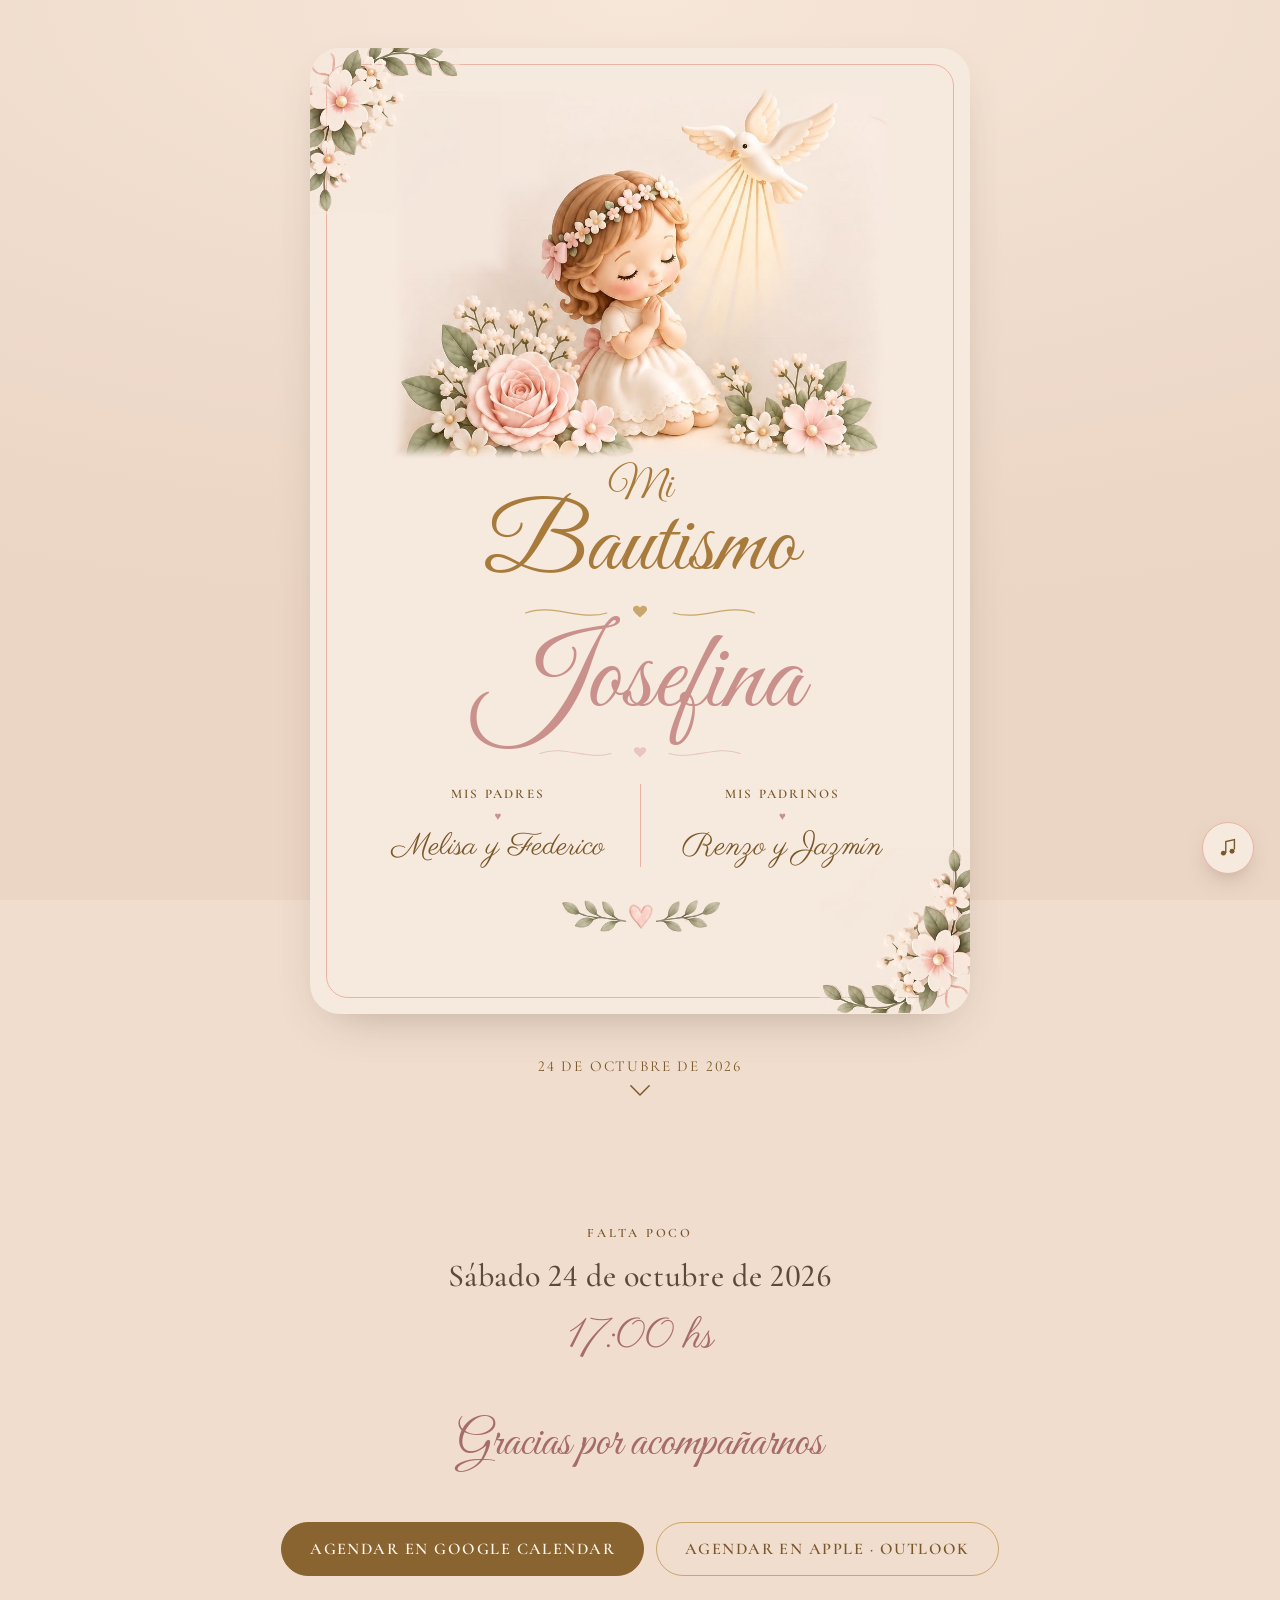
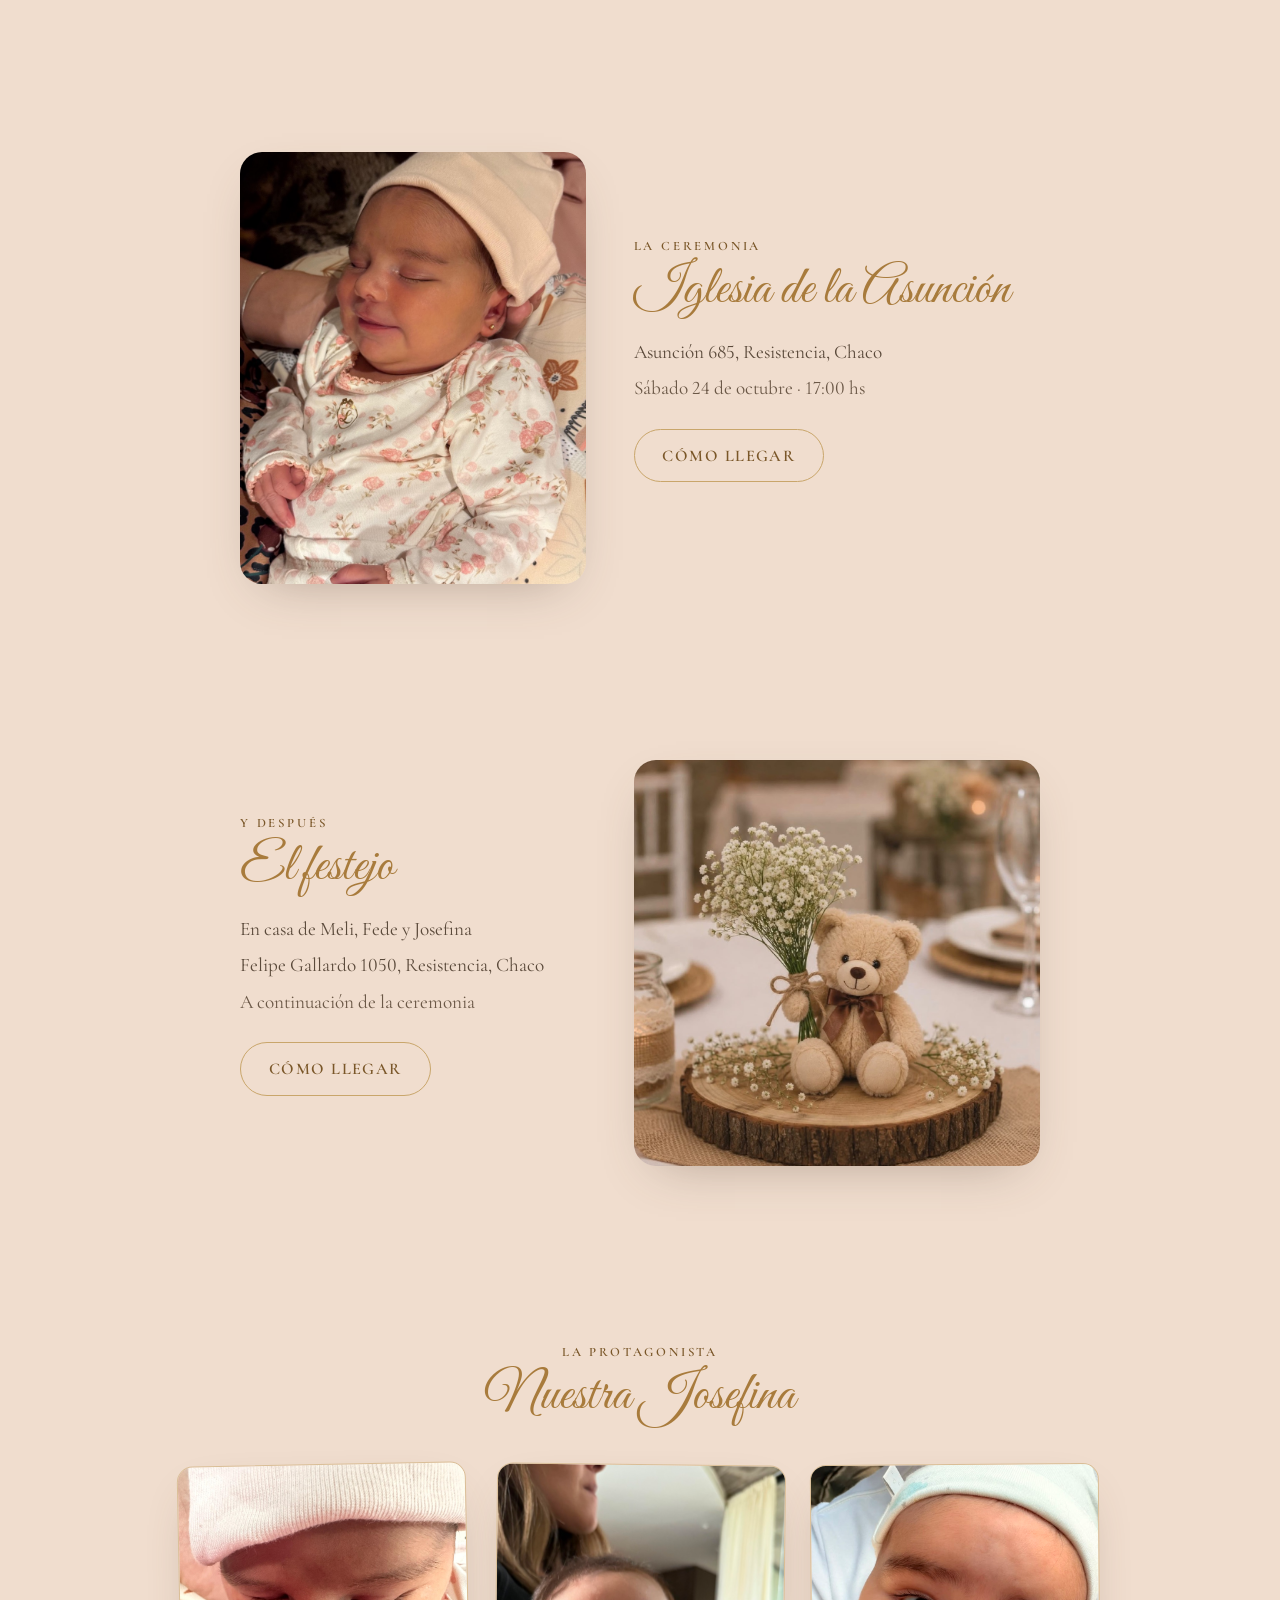
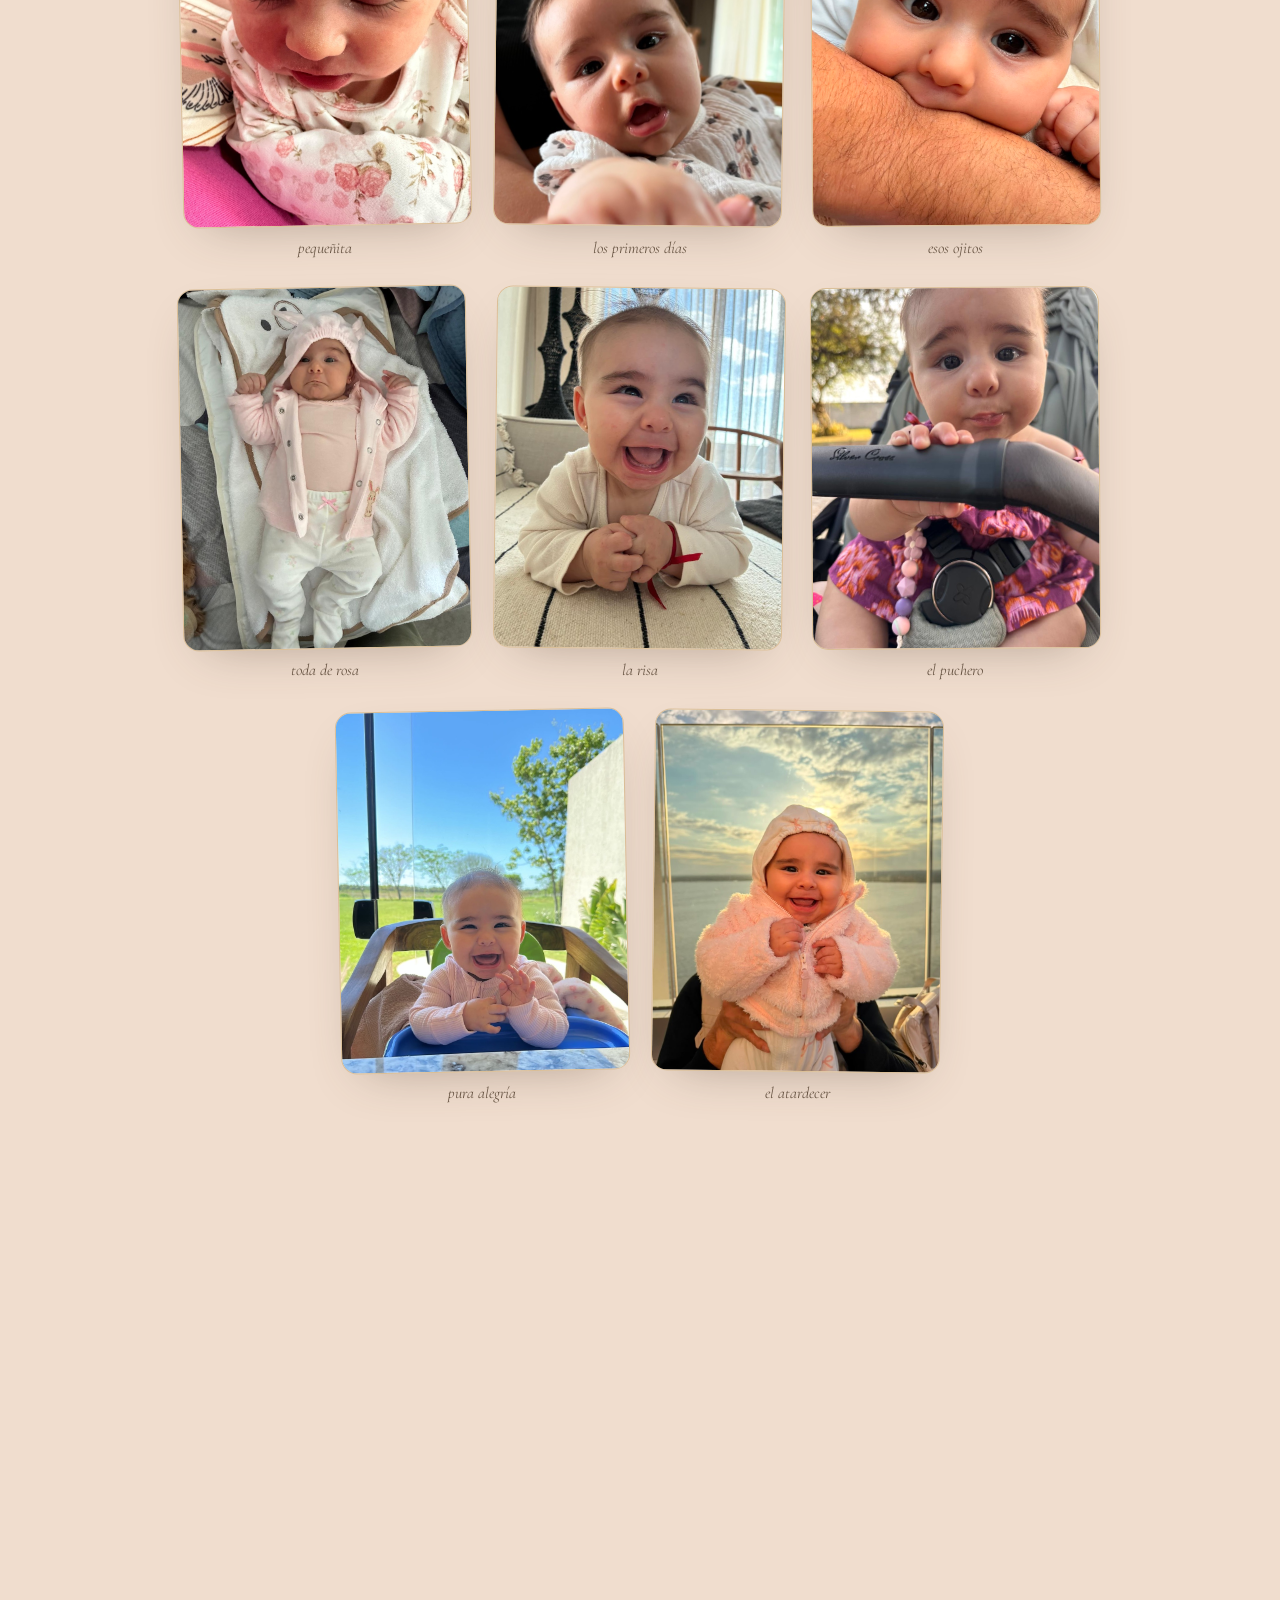
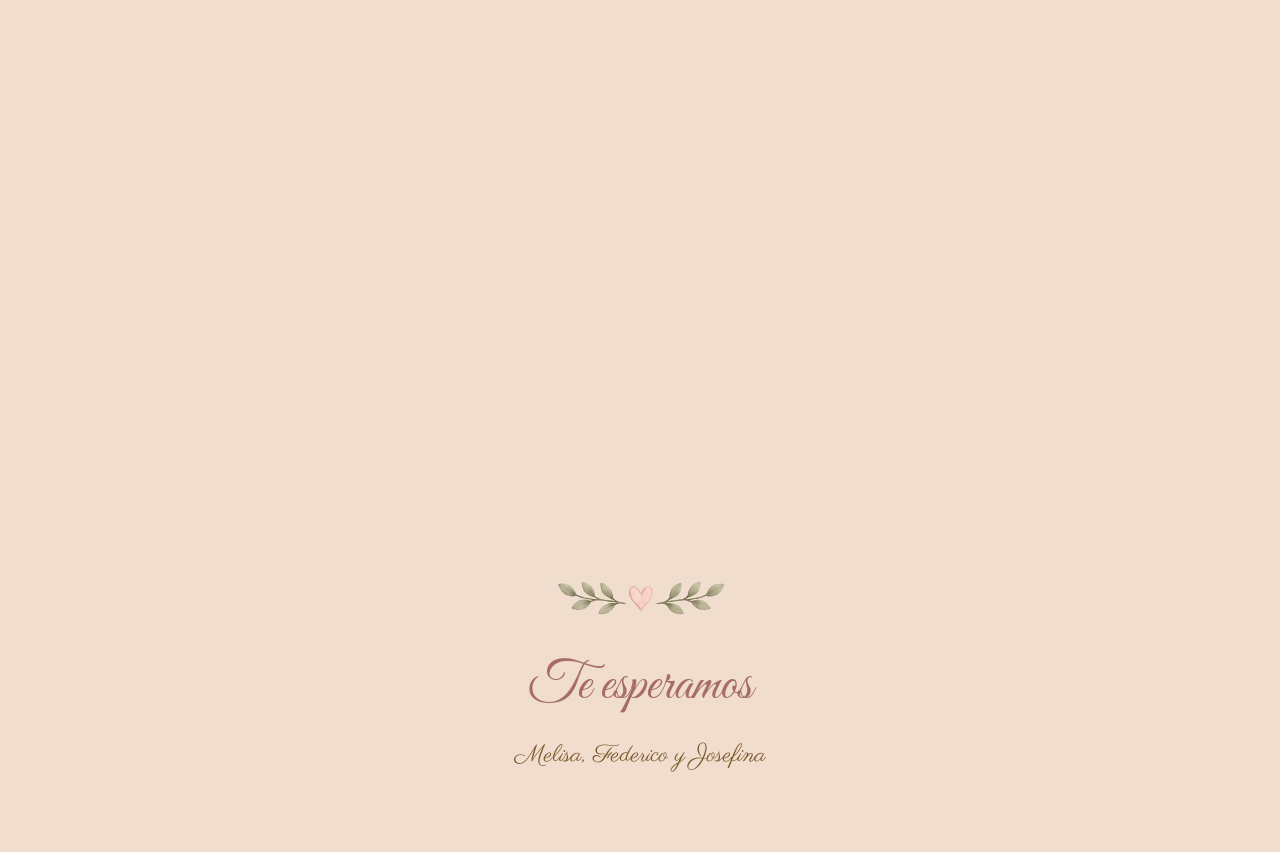
<file: index.html>
<!doctype html>
<html lang="es">
<head>
<meta charset="utf-8">
<meta name="viewport" content="width=device-width, initial-scale=1, viewport-fit=cover">
<title>Bautismo de Josefina · 24 de octubre de 2026</title>

<meta name="description" content="Melisa y Federico te invitan al bautismo de Josefina. Sábado 24 de octubre de 2026, 17 hs, Iglesia de la Asunción, Resistencia.">
<meta name="robots" content="noindex, nofollow">
<meta name="theme-color" content="#F1DFD0">

<meta property="og:type" content="website">
<meta property="og:title" content="Bautismo de Josefina">
<meta property="og:description" content="Sábado 24 de octubre de 2026 · 17 hs · Iglesia de la Asunción, Resistencia">
<meta property="og:url" content="https://zeleandro.github.io/josefina/">
<meta property="og:image" content="https://zeleandro.github.io/josefina/assets/og.jpg">
<meta property="og:image:width" content="1200">
<meta property="og:image:height" content="630">
<meta property="og:locale" content="es_AR">
<meta name="twitter:card" content="summary_large_image">

<link rel="icon" href="data:image/svg+xml,%3Csvg xmlns='http://www.w3.org/2000/svg' viewBox='0 0 32 32'%3E%3Crect width='32' height='32' rx='7' fill='%23F8EADD'/%3E%3Cpath d='M16 26C7 20 4 15.6 4 12.2 4 8.8 6.6 6 10 6c2.4 0 4.6 1.4 6 3.6C17.4 7.4 19.6 6 22 6c3.4 0 6 2.8 6 6.2 0 3.4-3 7.8-12 13.8z' fill='%23C9908C'/%3E%3C/svg%3E">

<link rel="preconnect" href="https://fonts.googleapis.com">
<link rel="preconnect" href="https://fonts.gstatic.com" crossorigin>
<link rel="stylesheet" href="https://fonts.googleapis.com/css2?family=Cormorant+Garamond:ital,wght@0,300;0,400;0,500;0,600;1,400&family=Great+Vibes&family=Parisienne&display=swap">
<link rel="preload" as="image" href="assets/ilustracion.jpg">
<link rel="stylesheet" href="css/estilos.css">
</head>

<body>

<!-- ══════════════ PORTADA ══════════════ -->
<header class="portada">
  <div class="papel">
    <img class="esquina esquina--si" src="assets/esquina.png" alt="" width="280" height="310">
    <img class="esquina esquina--id" src="assets/esquina.png" alt="" width="280" height="310">

    <div class="papel__contenido">
      <img class="ilustracion" src="assets/ilustracion.jpg"
           alt="Ilustración de una nena rezando, con una paloma y flores"
           width="950" height="710" fetchpriority="high">

      <p class="mi">Mi</p>
      <h1 class="titulo">Bautismo</h1>

      <svg class="filete" viewBox="0 0 260 26" aria-hidden="true" focusable="false">
        <path d="M6 13c30-11 58 9 88 0" />
        <path d="M254 13c-30-11-58 9-88 0" />
        <path class="filete__corazon" d="M130 7.2c-2.2-3.3-7.6-2.2-7.6 1.6 0 3.6 5 6 7.6 9.2 2.6-3.2 7.6-5.6 7.6-9.2 0-3.8-5.4-4.9-7.6-1.6z" />
      </svg>

      <p class="nombre">Josefina</p>

      <svg class="filete filete--rosa" viewBox="0 0 260 26" aria-hidden="true" focusable="false">
        <path d="M6 13c30-11 58 9 88 0" />
        <path d="M254 13c-30-11-58 9-88 0" />
        <path class="filete__corazon" d="M130 7.2c-2.2-3.3-7.6-2.2-7.6 1.6 0 3.6 5 6 7.6 9.2 2.6-3.2 7.6-5.6 7.6-9.2 0-3.8-5.4-4.9-7.6-1.6z" />
      </svg>

      <div class="personas">
        <div class="persona">
          <p class="persona__rol">Mis padres</p>
          <p class="persona__corazon" aria-hidden="true">♥</p>
          <p class="persona__nombres">Melisa y Federico</p>
        </div>
        <div class="persona">
          <p class="persona__rol">Mis padrinos</p>
          <p class="persona__corazon" aria-hidden="true">♥</p>
          <p class="persona__nombres">Renzo y Jazmín</p>
        </div>
      </div>

      <img class="guirnalda" src="assets/guirnalda.png" alt="" width="350" height="92">
    </div>
  </div>

  <a class="bajar" href="#cuando">
    <span>24 de octubre de 2026</span>
    <svg viewBox="0 0 24 14" aria-hidden="true" focusable="false"><path d="M2 2l10 10L22 2"/></svg>
  </a>
</header>

<main>

<!-- ══════════════ CUENTA REGRESIVA ══════════════ -->
<section class="seccion cuando" id="cuando">
  <div class="revelar">
    <p class="antetitulo">Falta poco</p>
    <p class="fecha-grande">Sábado 24 de octubre de 2026</p>
    <p class="fecha-hora">17:00 hs</p>

    <div class="cuenta" id="cuenta">
      <div class="cuenta__u"><span class="cuenta__n" id="c-dias">—</span><span class="cuenta__e">días</span></div>
      <div class="cuenta__u"><span class="cuenta__n" id="c-horas">—</span><span class="cuenta__e">horas</span></div>
      <div class="cuenta__u"><span class="cuenta__n" id="c-min">—</span><span class="cuenta__e">minutos</span></div>
      <div class="cuenta__u"><span class="cuenta__n" id="c-seg">—</span><span class="cuenta__e">segundos</span></div>
    </div>
    <p class="cuenta__mensaje" id="cuenta-mensaje" hidden></p>

    <div class="botones">
      <a class="boton boton--principal" id="btn-google" href="#" target="_blank" rel="noopener">
        Agendar en Google Calendar
      </a>
      <a class="boton" href="bautismo-josefina.ics" download>
        Agendar en Apple · Outlook
      </a>
    </div>
  </div>
</section>

<!-- ══════════════ CEREMONIA ══════════════ -->
<section class="seccion lugar revelar" id="ceremonia">
  <div class="lugar__foto">
    <img src="assets/fotos/recien-nacida.jpg" alt="Josefina recién nacida, dormida y sonriendo, con un enterito de flores" width="900" height="1200" loading="lazy">
  </div>
  <div class="lugar__datos">
    <p class="antetitulo">La ceremonia</p>
    <h2 class="titulo-seccion">Iglesia de la Asunción</h2>
    <p class="dato" data-dato="iglesia.direccion">—</p>
    <p class="dato dato--suave">Sábado 24 de octubre · 17:00 hs</p>
    <p><a class="boton" data-link="iglesia.maps" href="#" target="_blank" rel="noopener">Cómo llegar</a></p>
  </div>
</section>

<!-- ══════════════ FESTEJO ══════════════ -->
<section class="seccion lugar lugar--invertido revelar" id="festejo">
  <div class="lugar__foto">
    <img src="assets/fotos/mesa.jpg" alt="Centro de mesa con un osito, paniculata y un tronco de madera" width="1200" height="1141" loading="lazy">
  </div>
  <div class="lugar__datos">
    <p class="antetitulo">Y después</p>
    <h2 class="titulo-seccion">El festejo</h2>
    <p class="dato">En casa de Meli, Fede y Josefina</p>
    <p class="dato" data-dato="festejo.direccion">—</p>
    <p class="dato dato--suave" data-dato="festejo.hora">—</p>
    <p><a class="boton" data-link="festejo.maps" href="#" target="_blank" rel="noopener">Cómo llegar</a></p>
  </div>
</section>

<!-- ══════════════ GALERÍA ══════════════ -->
<section class="seccion galeria-seccion revelar" id="galeria">
  <p class="antetitulo">La protagonista</p>
  <h2 class="titulo-seccion titulo-seccion--centro">Nuestra Josefina</h2>
  <div class="galeria">
    <figure class="foto"><img src="assets/fotos/pequenita.jpg" alt="Primerísimo plano de Josefina recién nacida, dormida, con un gorrito rosa" width="900" height="1200" loading="lazy"><figcaption>pequeñita</figcaption></figure>
    <figure class="foto" style="--enfoque: 6%"><img src="assets/fotos/primeros-dias.jpg" alt="Josefina bebé en brazos de su mamá, agarrándole un dedo" width="675" height="1200" loading="lazy"><figcaption>los primeros días</figcaption></figure>
    <figure class="foto"><img src="assets/fotos/ojitos.jpg" alt="Primer plano de Josefina bebé con los ojos bien abiertos" width="900" height="1200" loading="lazy"><figcaption>esos ojitos</figcaption></figure>
    <figure class="foto"><img src="assets/fotos/bebe.jpg" alt="Josefina bebé estirando los brazos, vestida de rosa" width="900" height="1200" loading="lazy"><figcaption>toda de rosa</figcaption></figure>
    <figure class="foto"><img src="assets/fotos/felicidad.jpg" alt="Josefina riéndose a carcajadas, boca abajo sobre una manta" width="900" height="1200" loading="lazy"><figcaption>la risa</figcaption></figure>
    <figure class="foto"><img src="assets/fotos/puchero.jpg" alt="Josefina en el cochecito haciendo un puchero" width="900" height="1200" loading="lazy"><figcaption>el puchero</figcaption></figure>
    <figure class="foto"><img src="assets/fotos/alegria.jpg" alt="Josefina riéndose en la silla alta, con el cielo y el campo de fondo" width="935" height="1200" loading="lazy"><figcaption>pura alegría</figcaption></figure>
    <figure class="foto"><img src="assets/fotos/sunset.jpg" alt="Josefina sonriendo con un atardecer sobre el río de fondo" width="900" height="1200" loading="lazy"><figcaption>el atardecer</figcaption></figure>
  </div>
</section>

<!-- ══════════════ ÁLBUM COMPARTIDO ══════════════ -->
<section class="seccion album revelar" id="album" data-requiere="album">
  <div class="album__texto">
    <p class="antetitulo">Entre todos</p>
    <h2 class="titulo-seccion">Sumá tus fotos del día</h2>
    <p class="parrafo">
      Ese día vamos a tener cien miradas distintas del mismo momento.
      Subí las tuyas al álbum compartido y que no se pierda ninguna.
    </p>
    <p><a class="boton boton--principal" data-link="album" href="#" target="_blank" rel="noopener">Abrir el álbum</a></p>
  </div>
  <div class="album__qr">
    <div class="qr" id="qr" aria-hidden="true"></div>
    <p class="qr__pie">o escaneá el código</p>
  </div>
</section>

<!-- ══════════════ CONFIRMACIÓN ══════════════ -->
<section class="seccion confirmar revelar" id="confirmar" data-requiere="formulario">
  <p class="antetitulo">Nos ayudás un montón</p>
  <h2 class="titulo-seccion titulo-seccion--centro">Confirmá tu asistencia</h2>
  <p class="parrafo parrafo--centro">
    Contanos si venís y cuántos son, así preparamos todo con tiempo.
    Te lleva menos de un minuto.
  </p>
  <p><a class="boton boton--principal" data-link="formulario" href="#" target="_blank" rel="noopener">Confirmar asistencia</a></p>
</section>

</main>

<!-- ══════════════ CIERRE ══════════════ -->
<footer class="cierre">
  <img class="guirnalda" src="assets/guirnalda.png" alt="" width="350" height="92" loading="lazy">
  <p class="cierre__texto">Te esperamos</p>
  <p class="cierre__nombre">Melisa, Federico y Josefina</p>
</footer>

<!-- Visor de fotos -->
<div class="visor" id="visor" hidden>
  <button class="visor__cerrar" id="visor-cerrar" aria-label="Cerrar">&times;</button>
  <button class="visor__nav visor__nav--prev" id="visor-prev" aria-label="Anterior">&#8249;</button>
  <img class="visor__img" id="visor-img" alt="">
  <button class="visor__nav visor__nav--next" id="visor-next" aria-label="Siguiente">&#8250;</button>
</div>

<!-- Música. Nunca arranca sola: los navegadores bloquean el audio automático
     y nadie quiere que una invitación le grite desde el bolsillo.
     Con preload="none" el archivo no se descarga hasta que alguien toca play. -->
<audio id="musica" loop preload="none">
  <source src="assets/audio/traumerei.m4a" type="audio/mp4">
  <source src="assets/audio/traumerei.mp3" type="audio/mpeg">
</audio>
<button class="musica" id="musica-btn" type="button" aria-pressed="false" aria-label="Poner música">
  <svg viewBox="0 0 24 24" aria-hidden="true" focusable="false">
    <path d="M9.6 17V4.9l9.4-2v10.2" />
    <circle cx="7" cy="17.6" r="2.7" />
    <circle cx="16.4" cy="15.6" r="2.7" />
  </svg>
</button>

<script src="js/qrcode.js"></script>
<script src="js/datos.js"></script>
<script src="js/invitacion.js"></script>
</body>
</html>
</file>
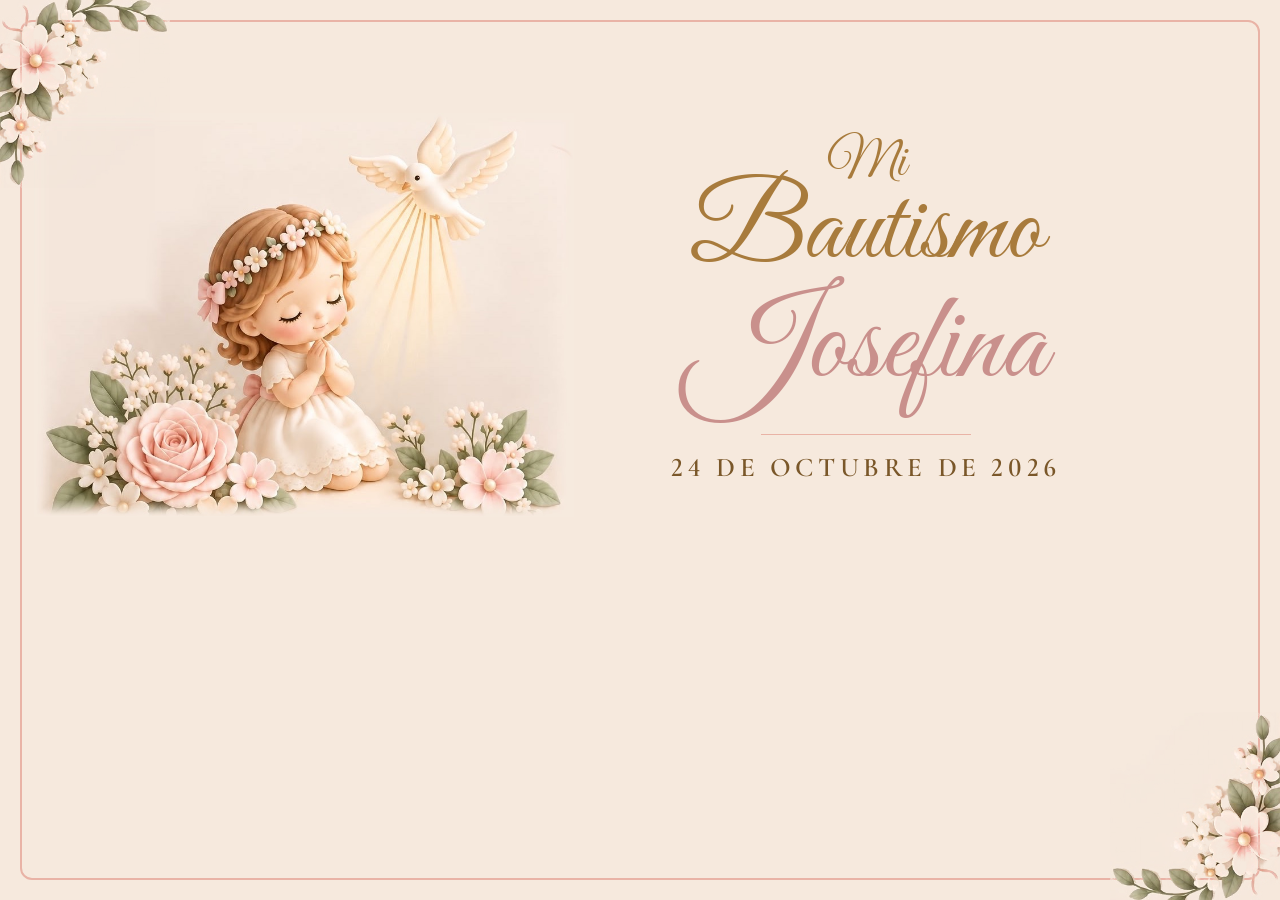
<file: herramientas/og.html>
<!doctype html><meta charset="utf-8">
<link rel="preconnect" href="https://fonts.gstatic.com" crossorigin>
<link rel="stylesheet" href="https://fonts.googleapis.com/css2?family=Cormorant+Garamond:wght@400;600&family=Great+Vibes&display=swap">
<style>
  *{box-sizing:border-box;margin:0}
  body{width:1200px;height:630px;background:#F6E9DD;font-family:'Cormorant Garamond',Georgia,serif;color:#5B4A3B;overflow:hidden}
  .marco{position:absolute;inset:20px;border:2px solid #E9B3A6;border-radius:12px}
  .fila{display:flex;align-items:center;height:100%;padding:0 58px 0 34px;gap:16px}
  .ilus{width:540px;flex:none}
  .ilus img{width:100%;display:block}
  .texto{flex:1;text-align:center;padding-bottom:8px}
  .mi{font-family:'Great Vibes',cursive;font-size:52px;line-height:1;color:#A87B3C}
  .t{font-family:'Great Vibes',cursive;font-size:108px;line-height:.95;color:#A87B3C;margin-top:-8px}
  .n{font-family:'Great Vibes',cursive;font-size:124px;line-height:.95;color:#C9908C;margin-top:6px}
  .regla{width:210px;height:1px;background:#E9B3A6;margin:26px auto 16px}
  .fecha{font-variant-numeric:lining-nums;font-size:27px;font-weight:600;letter-spacing:.17em;text-transform:uppercase;color:#7A5729}
  .esq{position:absolute;width:170px}
  .esq.a{top:0;left:0}.esq.b{bottom:0;right:0;transform:scale(-1)}
</style>
<div class="marco"></div>
<img class="esq a" src="../assets/esquina.png"><img class="esq b" src="../assets/esquina.png">
<div class="fila">
  <div class="ilus"><img src="../assets/ilustracion.jpg"></div>
  <div class="texto">
    <div class="mi">Mi</div>
    <div class="t">Bautismo</div>
    <div class="n">Josefina</div>
    <div class="regla"></div>
    <div class="fecha">24 de octubre de 2026</div>
  </div>
</div>
</file>
<file: css/estilos.css>
/* ══════════════════════════════════════════════════════════════
   Bautismo de Josefina — 24 de octubre de 2026
   Paleta y proporciones tomadas de la tarjeta original.
   ══════════════════════════════════════════════════════════════ */

:root {
  /* Colores muestreados pixel a pixel de tarjeta.jpg */
  --crema:      #F6E9DD;   /* el papel de la tarjeta */
  --fondo:      #F0DDCE;   /* la página, un tono más profundo que el papel */
  --fondo-2:    #EBD5C4;
  --dorado:     #A87B3C;
  --dorado-cl:  #C9A66B;
  --dorado-os:  #7A5729;   /* dorado legible para texto chico */
  --dorado-bt:  #8A6430;   /* fondo del boton principal */
  --rosa:       #C9908C;
  --rosa-os:    #A66C68;   /* rosa legible para texto informativo */
  --rosa-marco: #E9B3A6;   /* el filete de la tarjeta, antes dorado */
  --rosa-cl:    #E7C6BF;
  --rosa-pal:   #F7E6DF;
  --salvia:     #7E8C6A;
  --tinta:      #5B4A3B;
  --tinta-cl:   #6B5847;

  --serif:  'Cormorant Garamond', 'Iowan Old Style', Georgia, 'Times New Roman', serif;
  --script: 'Great Vibes', 'Snell Roundhand', 'Apple Chancery', cursive;
  --mano:   'Parisienne', 'Snell Roundhand', 'Apple Chancery', cursive;

  --sombra: 0 18px 50px -24px rgba(91, 74, 59, .45);
}

*, *::before, *::after { box-sizing: border-box; }

html { scroll-behavior: smooth; }

body {
  margin: 0;
  padding: env(safe-area-inset-top, 0) 0 env(safe-area-inset-bottom, 0);
  background: var(--fondo);
  background-image: radial-gradient(120% 70% at 50% 0%, #F7E7D9 0%, var(--fondo) 45%, var(--fondo-2) 100%);
  background-attachment: fixed;
  color: var(--tinta);
  font-family: var(--serif);
  font-size: 17px;
  line-height: 1.6;
  /* Cormorant trae cifras elzevirianas por defecto: lindas en un parrafo,
     confusas en una fecha y en un contador. */
  font-variant-numeric: lining-nums;
  -webkit-font-smoothing: antialiased;
  overflow-x: hidden;
}

img { max-width: 100%; height: auto; display: block; }
[hidden] { display: none !important; }

/* ────────────── PORTADA ────────────── */

.portada {
  padding: clamp(18px, 4vw, 48px) clamp(14px, 4vw, 32px) clamp(10px, 3vw, 28px);
  display: flex;
  flex-direction: column;
  align-items: center;
}

.papel {
  position: relative;
  width: 100%;
  max-width: 660px;
  background: var(--crema);
  border-radius: clamp(18px, 4vw, 30px);
  box-shadow: var(--sombra);
  overflow: hidden;
  isolation: isolate;
}

/* El filete rosa de la tarjeta: uno solo, no dos */
.papel::before {
  content: '';
  position: absolute;
  inset: clamp(9px, 2.2vw, 16px);
  pointer-events: none;
  border: 1.5px solid var(--rosa-marco);
  border-radius: clamp(12px, 3vw, 22px);
  z-index: 1;
}

.papel__contenido {
  position: relative;
  z-index: 2;
  padding: clamp(22px, 5vw, 38px) clamp(20px, 5vw, 46px) clamp(46px, 10vw, 72px);
  text-align: center;
}

/* Las flores de las cuatro esquinas, espejadas desde un solo archivo */
.esquina {
  position: absolute;
  width: clamp(88px, 22vw, 150px);
  height: auto;
  z-index: 3;
  pointer-events: none;
  user-select: none;
}
.esquina--si { top: 0; left: 0; }
.esquina--id { bottom: 0; right: 0; transform: scale(-1); }

/* La ilustración conserva el crema del original: los bordes se
   disuelven contra el papel con una máscara en vez de cortarse. */
.ilustracion {
  width: min(100%, 500px);
  margin: 0 auto clamp(2px, 1vw, 8px);
}

.mi {
  margin: 0 0 clamp(-10px, -1.6vw, -4px);
  font-family: var(--script);
  font-weight: 400;
  font-size: clamp(1.7rem, 7vw, 2.6rem);
  line-height: 1;
  color: var(--dorado);
}

.titulo {
  font-family: var(--script);
  font-weight: 400;
  color: var(--dorado);
  font-size: clamp(3.5rem, 15.5vw, 6rem);
  line-height: .92;
  margin: clamp(-2px, .4vw, 4px) 0 0;
}

.nombre {
  font-family: var(--script);
  font-weight: 400;
  color: var(--rosa);
  font-size: clamp(3.9rem, 18vw, 7rem);
  line-height: .95;
  margin: clamp(-6px, -1vw, 0px) 0 0;
}

/* Filete: dos volutas y un corazón, dibujados en SVG */
.filete {
  display: block;
  width: min(72%, 240px);
  height: auto;
  margin: clamp(2px, 1.2vw, 9px) auto;
  color: var(--dorado-cl);
  fill: none;
  stroke: currentColor;
  stroke-width: 1.3;
  stroke-linecap: round;
}
.filete--rosa { color: var(--rosa-cl); width: min(62%, 210px); }
.filete__corazon { fill: currentColor; stroke: none; }

.personas {
  display: grid;
  grid-template-columns: 1fr 1fr;
  align-items: start;
  margin-top: clamp(10px, 3vw, 20px);
}
.persona { min-width: 0; padding: 0 clamp(4px, 2vw, 16px); }
.persona + .persona {
  border-left: 1px solid var(--rosa-marco);
}

.persona__rol {
  margin: 0;
  font-size: clamp(.68rem, 2.6vw, .82rem);
  font-weight: 600;
  letter-spacing: .17em;
  text-transform: uppercase;
  color: var(--dorado-os);
}
.persona__corazon {
  margin: .15em 0;
  font-size: .72rem;
  color: var(--rosa);
}
.persona__nombres {
  margin: 0;
  font-family: var(--mano);
  font-size: clamp(1.15rem, 4.9vw, 1.95rem);
  line-height: 1.3;
  overflow-wrap: break-word;
  color: var(--dorado-os);
}

.guirnalda {
  width: clamp(120px, 34%, 190px);
  margin: clamp(14px, 3.5vw, 24px) auto 0;
  opacity: .92;
}

/* Invitación a seguir bajando */
.bajar {
  display: inline-flex;
  flex-direction: column;
  align-items: center;
  gap: 6px;
  margin-top: clamp(18px, 4vw, 30px);
  padding: 10px 18px;
  text-decoration: none;
  color: var(--dorado-os);
  font-size: .95rem;
  letter-spacing: .12em;
  text-transform: uppercase;
  border-radius: 999px;
}
.bajar svg { width: 22px; fill: none; stroke: currentColor; stroke-width: 1.6; stroke-linecap: round; stroke-linejoin: round; animation: flota 2.6s ease-in-out infinite; }
@keyframes flota { 0%, 100% { transform: translateY(0); } 50% { transform: translateY(4px); } }

/* ────────────── ESTRUCTURA DE SECCIONES ────────────── */

.seccion {
  max-width: 880px;
  margin: 0 auto;
  padding: clamp(46px, 11vw, 88px) clamp(20px, 6vw, 40px);
}

.antetitulo {
  margin: 0 0 .5em;
  font-size: clamp(.7rem, 2.8vw, .8rem);
  font-weight: 600;
  letter-spacing: .22em;
  text-transform: uppercase;
  color: var(--dorado-os);
}

.titulo-seccion {
  margin: 0 0 .35em;
  font-family: var(--script);
  font-weight: 400;
  font-size: clamp(2rem, 8vw, 3.3rem);
  line-height: 1.05;
  color: var(--dorado);
}
.titulo-seccion--centro { text-align: center; }

.parrafo {
  margin: 0 0 1.4em;
  font-size: clamp(1.02rem, 3.6vw, 1.15rem);
  color: var(--tinta);
  max-width: 46ch;
}
.parrafo--centro { margin-inline: auto; text-align: center; }

.dato { margin: 0 0 .3em; font-size: clamp(1.05rem, 3.8vw, 1.2rem); }
.dato--suave { color: var(--tinta-cl); margin-bottom: 1.3em; }

/* ────────────── BOTONES ────────────── */

.boton {
  display: inline-block;
  padding: .78em 1.7em;
  border: 1px solid var(--dorado-cl);
  border-radius: 999px;
  background: transparent;
  color: var(--dorado-os);
  font-family: var(--serif);
  font-size: clamp(.95rem, 3.4vw, 1.02rem);
  font-weight: 600;
  letter-spacing: .09em;
  text-transform: uppercase;
  text-decoration: none;
  transition: background-color .25s ease, color .25s ease, transform .25s ease;
}
.boton:hover,
.boton:focus-visible { background: var(--dorado-bt); border-color: var(--dorado-bt); color: #FFF7EE; transform: translateY(-1px); }

.boton--principal { background: var(--dorado-bt); border-color: var(--dorado-bt); color: #FFF7EE; }
.boton--principal:hover,
.boton--principal:focus-visible { background: #6E4E24; border-color: #6E4E24; }

:focus-visible { outline: 2px solid var(--dorado); outline-offset: 3px; }

.botones { display: flex; flex-wrap: wrap; gap: 12px; justify-content: center; margin-top: clamp(26px, 6vw, 40px); }

/* ────────────── CUENTA REGRESIVA ────────────── */

.cuando { text-align: center; }

.fecha-grande {
  margin: 0;
  font-size: clamp(1.35rem, 5.6vw, 2rem);
  font-weight: 500;
  letter-spacing: .02em;
}
.fecha-hora {
  margin: .1em 0 0;
  font-family: var(--mano);
  font-size: clamp(1.8rem, 7vw, 2.6rem);
  color: var(--rosa-os);
}

.cuenta {
  display: grid;
  grid-template-columns: repeat(4, 1fr);
  gap: clamp(8px, 2.4vw, 16px);
  margin-top: clamp(24px, 6vw, 38px);
}
.cuenta__u {
  background: var(--crema);
  border: 1px solid rgba(201, 166, 107, .5);
  border-radius: clamp(12px, 3vw, 18px);
  padding: clamp(12px, 3.2vw, 20px) 4px clamp(9px, 2.4vw, 14px);
  box-shadow: 0 10px 26px -20px rgba(91, 74, 59, .6);
}
.cuenta__n {
  display: block;
  font-size: clamp(1.9rem, 9vw, 3.1rem);
  font-weight: 300;
  line-height: 1;
  color: var(--dorado);
  font-variant-numeric: lining-nums tabular-nums;
}
.cuenta__e {
  display: block;
  margin-top: .45em;
  font-size: clamp(.62rem, 2.5vw, .76rem);
  letter-spacing: .14em;
  text-transform: uppercase;
  color: var(--tinta-cl);
}
.cuenta__mensaje {
  margin: clamp(22px, 6vw, 34px) 0 0;
  font-family: var(--script);
  font-size: clamp(2rem, 8vw, 3rem);
  color: var(--rosa-os);
}

/* ────────────── CEREMONIA / FESTEJO ────────────── */

.lugar {
  display: grid;
  grid-template-columns: minmax(0, .85fr) minmax(0, 1fr);
  gap: clamp(22px, 6vw, 48px);
  align-items: center;
}
.lugar--invertido .lugar__foto { order: 2; }

.lugar__foto img {
  width: 100%;
  aspect-ratio: 4 / 5;
  object-fit: cover;
  object-position: 50% 32%;
  border-radius: clamp(14px, 4vw, 22px);
  box-shadow: var(--sombra);
}
.lugar--invertido .lugar__foto img { aspect-ratio: 1 / 1; }

@media (max-width: 640px) {
  .lugar { grid-template-columns: 1fr; }
  .lugar--invertido .lugar__foto { order: 0; }
  .lugar__foto img { aspect-ratio: 3 / 2; }
  .lugar--invertido .lugar__foto img { aspect-ratio: 3 / 2; }
}

/* ────────────── GALERÍA ────────────── */

.galeria-seccion { max-width: 1000px; text-align: center; }

/* Flex y no grid: así la última fila se centra sola cuando las fotos no
   llenan una fila entera, y la galería aguanta cualquier cantidad. */
.galeria {
  --hueco: clamp(14px, 3.4vw, 26px);
  display: flex;
  flex-wrap: wrap;
  justify-content: center;
  gap: var(--hueco);
  margin-top: clamp(26px, 6vw, 40px);
}
.foto { flex: 0 1 calc((100% - var(--hueco)) / 2); }
@media (min-width: 760px) {
  .foto { flex: 0 1 calc((100% - var(--hueco) * 2) / 3); }
}

.foto { margin: 0; min-width: 0; }
.foto img {
  width: 100%;
  aspect-ratio: 4 / 5;
  object-fit: cover;
  /* Las fotos muy verticales se recortan al medio y dejan la cara afuera:
     --enfoque corre el recorte hacia arriba en las que lo necesitan. */
  object-position: 50% var(--enfoque, 50%);
  border-radius: clamp(10px, 2.4vw, 16px);
  border: 1px solid rgba(201, 166, 107, .55);
  box-shadow: var(--sombra);
  cursor: zoom-in;
  transition: transform .35s ease;
}
.foto img:hover { transform: translateY(-4px) scale(1.012); }
.foto figcaption {
  margin-top: .6em;
  text-align: center;
  font-style: italic;
  font-size: clamp(.9rem, 3.2vw, 1rem);
  color: var(--tinta-cl);
}
/* Las fotos se apoyan apenas giradas, como sobre una mesa */
.foto:nth-child(3n+1) img { rotate: -1.1deg; }
.foto:nth-child(3n+2) img { rotate: .7deg; }
.foto:nth-child(3n)   img { rotate: -.4deg; }

/* ────────────── ÁLBUM ────────────── */

.album {
  display: grid;
  grid-template-columns: minmax(0, 1fr) auto;
  gap: clamp(24px, 6vw, 52px);
  align-items: center;
}
.album__qr { text-align: center; }
.qr {
  width: clamp(130px, 34vw, 172px);
  height: clamp(130px, 34vw, 172px);
  margin: 0 auto;
  padding: 12px;
  background: var(--crema);
  border: 1px solid var(--dorado-cl);
  border-radius: 14px;
  box-shadow: var(--sombra);
}
.qr svg, .qr img { width: 100%; height: 100%; display: block; }
.qr--vacio { display: grid; place-items: center; font-size: .8rem; color: var(--tinta-cl); font-style: italic; }
.qr__pie {
  margin: .8em 0 0;
  font-size: .82rem;
  letter-spacing: .1em;
  text-transform: uppercase;
  color: var(--tinta-cl);
}

@media (max-width: 640px) {
  .album { grid-template-columns: 1fr; justify-items: center; text-align: center; }
  .album .parrafo { margin-inline: auto; }
}

/* ────────────── CONFIRMACIÓN ────────────── */

.confirmar { text-align: center; }

/* ────────────── CIERRE ────────────── */

.cierre {
  text-align: center;
  padding: clamp(30px, 8vw, 60px) 20px clamp(46px, 10vw, 76px);
}
.cierre .guirnalda { width: clamp(130px, 40%, 200px); margin-bottom: clamp(10px, 3vw, 18px); }
.cierre__texto {
  margin: 0;
  font-family: var(--script);
  font-size: clamp(2.4rem, 10vw, 3.4rem);
  color: var(--rosa-os);
}
.cierre__nombre {
  margin: .3em 0 0;
  font-family: var(--mano);
  font-size: clamp(1.15rem, 4.6vw, 1.5rem);
  color: var(--dorado-os);
}

/* ────────────── MÚSICA ────────────── */

.musica {
  position: fixed;
  right: clamp(14px, 4vw, 26px);
  bottom: calc(clamp(14px, 4vw, 26px) + env(safe-area-inset-bottom, 0px));
  z-index: 40;
  display: grid;
  place-items: center;
  width: 52px;
  height: 52px;
  padding: 0;
  border: 1px solid var(--rosa-marco);
  border-radius: 50%;
  background: var(--crema);
  color: var(--dorado-os);
  cursor: pointer;
  box-shadow: 0 10px 24px -12px rgba(91, 74, 59, .55);
  transition: transform .2s ease, background-color .25s ease, color .25s ease, border-color .25s ease;
}
.musica:hover { transform: translateY(-2px); }
.musica svg {
  width: 22px;
  height: 22px;
  fill: none;
  stroke: currentColor;
  stroke-width: 1.5;
  stroke-linecap: round;
}
.musica circle { fill: currentColor; stroke: none; }


/* El estado se lee por el relleno del botón: crema apagado, dorado sonando.
   Una nota tachada a 22px se empasta y no se entiende. */
.musica.sonando {
  background: var(--dorado-bt);
  border-color: var(--dorado-bt);
  color: #FFF7EE;
}

/* ────────────── VISOR DE FOTOS ────────────── */

.visor {
  position: fixed;
  inset: 0;
  z-index: 50;
  display: grid;
  place-items: center;
  padding: clamp(16px, 5vw, 48px);
  background: rgba(58, 45, 35, .93);
  backdrop-filter: blur(3px);
}
.visor__img {
  max-width: 100%;
  max-height: 86vh;
  border-radius: 10px;
  box-shadow: 0 24px 60px -20px rgba(0, 0, 0, .7);
}
.visor__cerrar, .visor__nav {
  position: absolute;
  background: none;
  border: 0;
  color: #F6E7DA;
  cursor: pointer;
  line-height: 1;
  padding: 10px 16px;
  font-family: var(--serif);
}
.visor__cerrar { top: max(10px, env(safe-area-inset-top, 0)); right: 10px; font-size: 2.4rem; }
.visor__nav { top: 50%; transform: translateY(-50%); font-size: 3.2rem; }
.visor__nav--prev { left: 2px; }
.visor__nav--next { right: 2px; }
.visor__cerrar:hover, .visor__nav:hover { color: #fff; }

/* ────────────── APARICIÓN AL SCROLLEAR ────────────── */

.revelar { opacity: 0; transform: translateY(18px); transition: opacity .8s ease, transform .8s ease; }
.revelar.visible { opacity: 1; transform: none; }

@media (prefers-reduced-motion: reduce) {
  html { scroll-behavior: auto; }
  .revelar { opacity: 1; transform: none; transition: none; }
  .bajar svg { animation: none; }
  .foto img:hover { transform: none; }
  .musica { transition: background-color .25s ease, color .25s ease; }
  .musica:hover { transform: none; }
  .boton { transition: none; }
}
</file>
